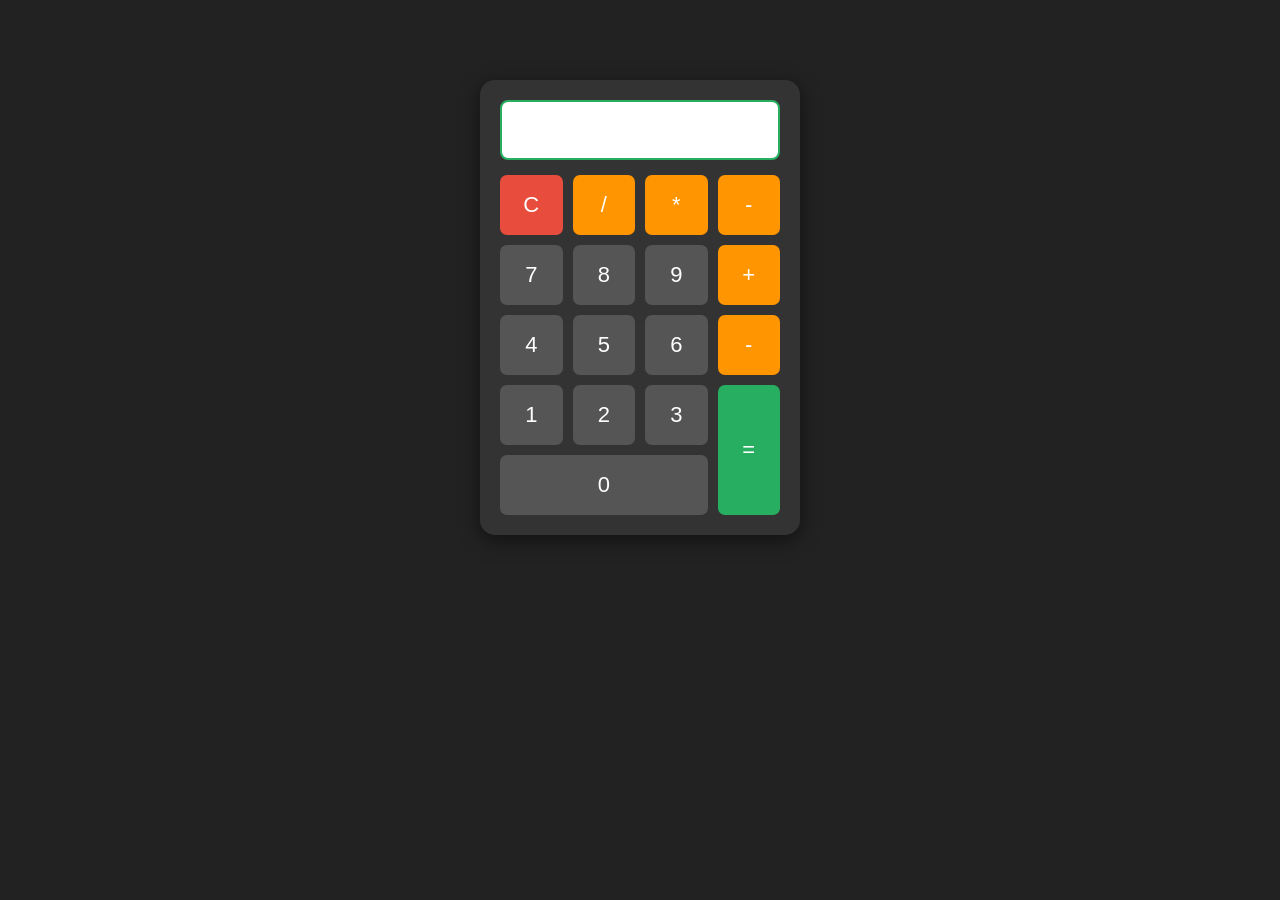
<file: calc/index.html>
<!DOCTYPE html>
<html lang="en">
<head>
    <meta charset="UTF-8">
    <meta name="viewport" content="width=device-width, initial-scale=1.0">
    <title>Calculator</title>
    <link rel="stylesheet" href="style.css">
</head>

<body>

    <div class="calculator">

        <input type="text" id="display" readonly>

       <div class="buttons">

    <button class="clear" id="clear">C</button>
    <button class="operator" data-value="/">/</button>
    <button class="operator" data-value="*">*</button>
    <button class="operator" data-value="-">-</button>

    <button data-value="7">7</button>
    <button data-value="8">8</button>
    <button data-value="9">9</button>
    <button class="operator" data-value="+">+</button>

    <button data-value="4">4</button>
    <button data-value="5">5</button>
    <button data-value="6">6</button>
    <button class="operator" data-value="-">-</button>

    <button data-value="1">1</button>
    <button data-value="2">2</button>
    <button data-value="3">3</button>
    <button id="equal" class="equal">=</button>

    <button data-value="0" class="zero">0</button>

</div>


    </div>

    <script src="script.js"></script>

</body>
</html>
</file>
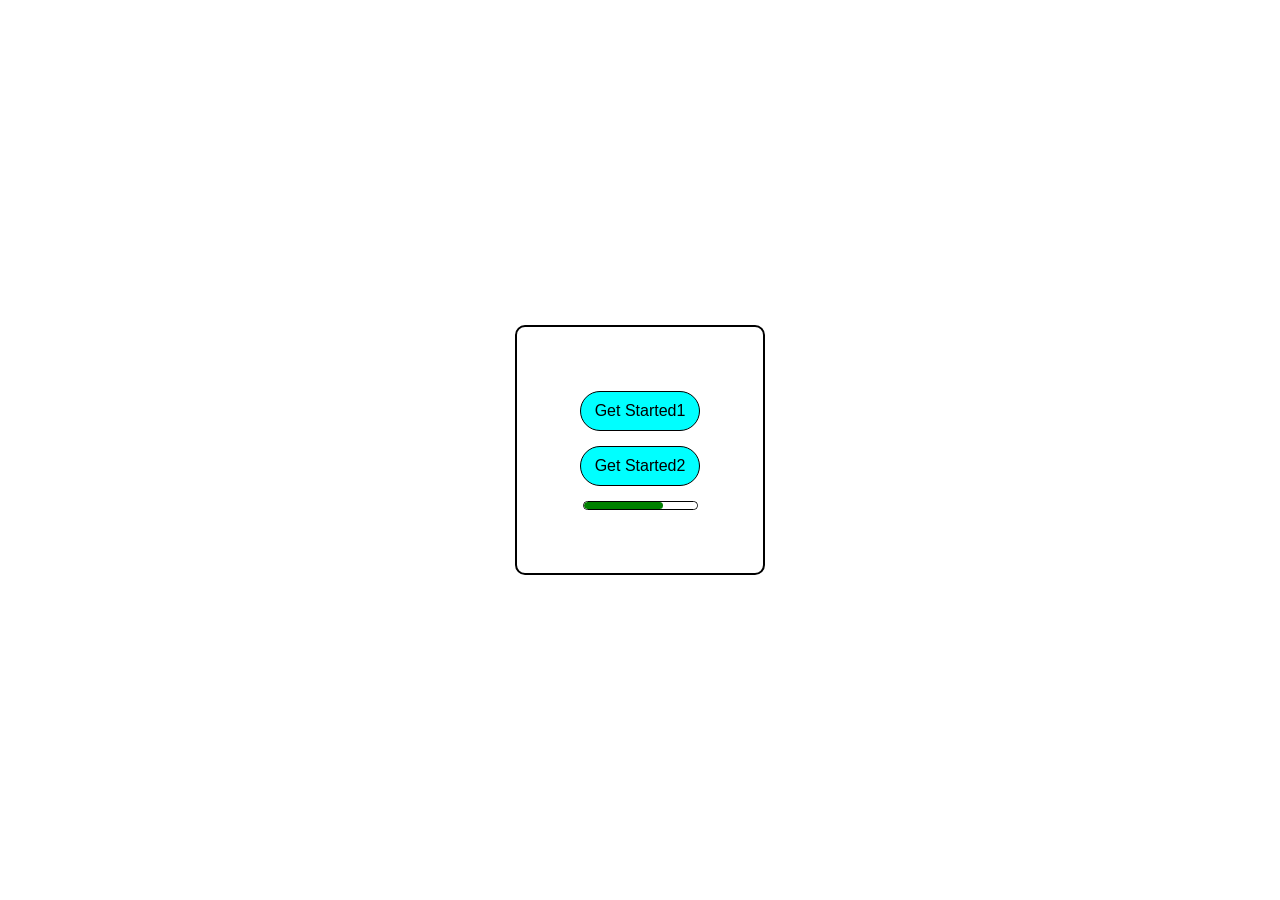
<file: card_layout/index.html>
<!DOCTYPE html>
<html lang="en">
<head>
    <meta charset="UTF-8">
    <meta name="viewport" content="width=device-width, initial-scale=1.0">
    <title>card_layout</title>
    <link rel="stylesheet" href="style.css">
</head>
<body>
    <div>
        <button class="pill">Get Started1</button>
        <button class="pill">Get Started2</button>
        <progress id="progress" value="70" max="100"></progress>


    </div>
</body>
</html>
</file>
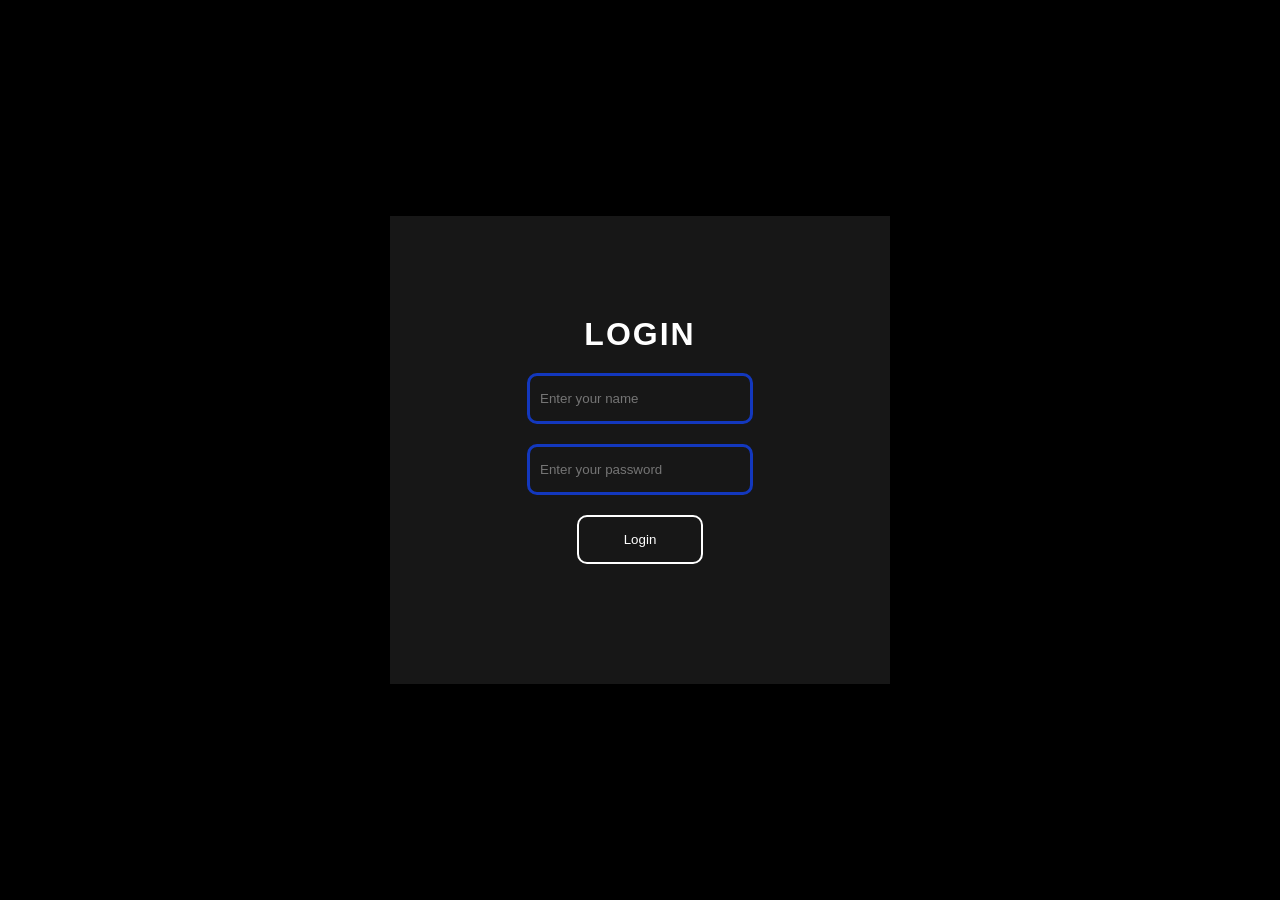
<file: Day1/index.html>
<!DOCTYPE html>
<html lang="en">
<head>
    <meta charset="UTF-8">
    <meta name="viewport" content="width=device-width, initial-scale=1.0">
    <title>Login form</title>
    <link rel="stylesheet" href="style.css">
</head>
<body>
    
    <form class="box" method="post">

        <h1>Login</h1>
        <input type="text" name="" placeholder="Enter your name">
        <input type="password" name="" placeholder="Enter your password">
        <input type="button" name="submit" id="" value="Login">
    </form>


</body>
</html>
</file>
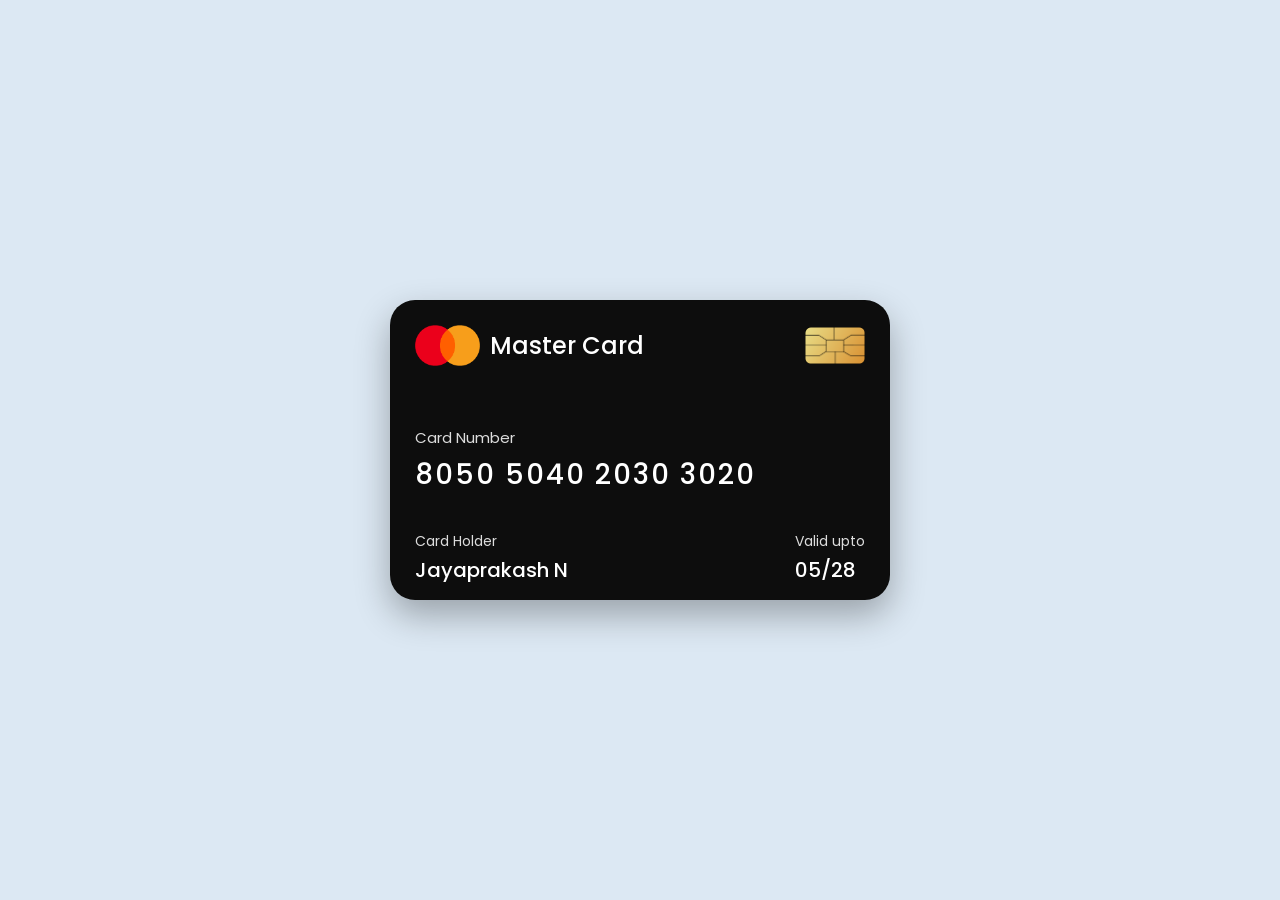
<file: Day2/index.html>
<!DOCTYPE html>
<html lang="en">

<head>
  <meta charset="UTF-8">
  <meta http-equiv="X-UA-Compatible" content="IE=edge">
  <meta name="viewport" content="width=device-width, initial-scale=1.0">
  <title>Credit Card UI</title>

  <link rel="stylesheet" href="style.css">

  <!-- Google Font -->
  <link href="https://fonts.googleapis.com/css2?family=Poppins:wght@300;400;500;600&display=swap" rel="stylesheet">
</head>

<body>

  <div class="main-container">

    <header>

      <span class="logo">
        <img src="logo.png" alt="logo">
        <h5>Master Card</h5>
      </span>

      <img src="chip.png" alt="chip" class="chip">

    </header>

    <div class="card-details">

      <div class="number">
        <h6>Card Number</h6>
        <h4>8050 5040 2030 3020</h4>
      </div>

      <div class="bottom">

        <div class="name">
          <h6>Card Holder</h6>
          <h5>Jayaprakash N</h5>
        </div>

        <div class="valid">
          <h6>Valid upto</h6>
          <h5>05/28</h5>
        </div>

      </div>

    </div>

  </div>

</body>

</html>
</file>
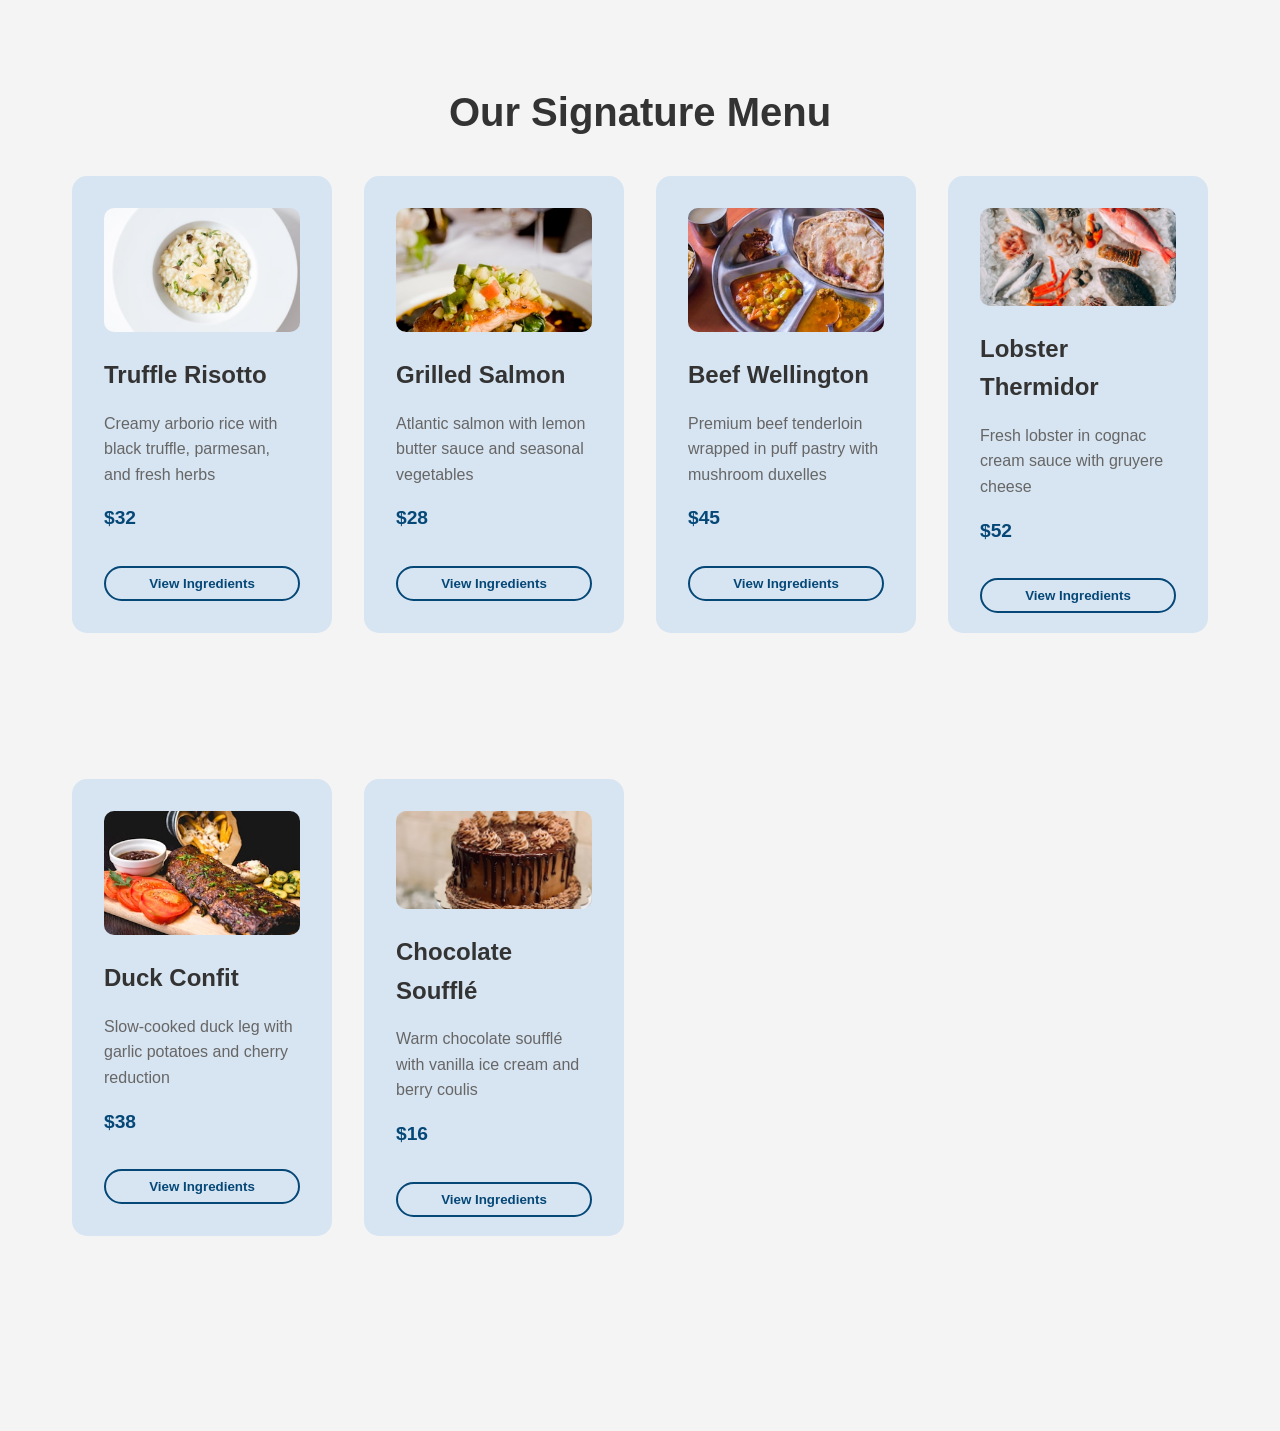
<file: Day4/index.html>
<!DOCTYPE html>
<html lang="en">

<head>
    <meta charset="UTF-8">
    <meta name="viewport" content="width=device-width, initial-scale=1.0">
    <title>Day4 menu card</title>
    <link rel="stylesheet" href="style.css">
</head>

<body>


    <!-- Menu Section -->
    <section id="menu">
        <h2>Our Signature Menu</h2>
        <div class="menu-grid">
            <div class="menu-item">
                <img src="./truffle-risotto.jpg"
                    alt="Truffle Risotto" class="menu-item-image">
                <div class="menu-item-content">
                    <h3>Truffle Risotto</h3>
                    <p>Creamy arborio rice with black truffle, parmesan, and fresh herbs</p>
                    <div class="price">$32</div>
                    <button class="ingredients-btn" onclick="showIngredients('truffle-risotto')">View
                        Ingredients</button>
                </div>
            </div>
            <div class="menu-item">
                <img src="./grilled-salmon.jpg"
                    alt="Grilled Salmon" class="menu-item-image">
                <div class="menu-item-content">
                    <h3>Grilled Salmon</h3>
                    <p>Atlantic salmon with lemon butter sauce and seasonal vegetables</p>
                    <div class="price">$28</div>
                    <button class="ingredients-btn" onclick="showIngredients('grilled-salmon')">View
                        Ingredients</button>
                </div>
            </div>
            <div class="menu-item">
                <img src="./beef-wellington.jpg"
                    alt="Beef Wellington" class="menu-item-image">
                <div class="menu-item-content">
                    <h3>Beef Wellington</h3>
                    <p>Premium beef tenderloin wrapped in puff pastry with mushroom duxelles</p>
                    <div class="price">$45</div>
                    <button class="ingredients-btn" onclick="showIngredients('beef-wellington')">View
                        Ingredients</button>
                </div>
            </div>
            <div class="menu-item">
                <img src="./lobster-thermidor.jpg"
                    alt="Lobster Thermidor" class="menu-item-image">
                <div class="menu-item-content">
                    <h3>Lobster Thermidor</h3>
                    <p>Fresh lobster in cognac cream sauce with gruyere cheese</p>
                    <div class="price">$52</div>
                    <button class="ingredients-btn" onclick="showIngredients('lobster-thermidor')">View
                        Ingredients</button>
                </div>
            </div>
            <div class="menu-item">
                <img src="./duck-confit.jpg"
                    alt="Duck Confit" class="menu-item-image">
                <div class="menu-item-content">
                    <h3>Duck Confit</h3>
                    <p>Slow-cooked duck leg with garlic potatoes and cherry reduction</p>
                    <div class="price">$38</div>
                    <button class="ingredients-btn" onclick="showIngredients('duck-confit')">View Ingredients</button>
                </div>
            </div>
            <div class="menu-item">
                <img src="./chocolate-souffle.jpg"
                    alt="Chocolate Soufflé" class="menu-item-image">
                <div class="menu-item-content">
                    <h3>Chocolate Soufflé</h3>
                    <p>Warm chocolate soufflé with vanilla ice cream and berry coulis</p>
                    <div class="price">$16</div>
                    <button class="ingredients-btn" onclick="showIngredients('chocolate-souffle')">View
                        Ingredients</button>
                </div>
            </div>
        </div>
    </section>

</body>

</html>
</file>
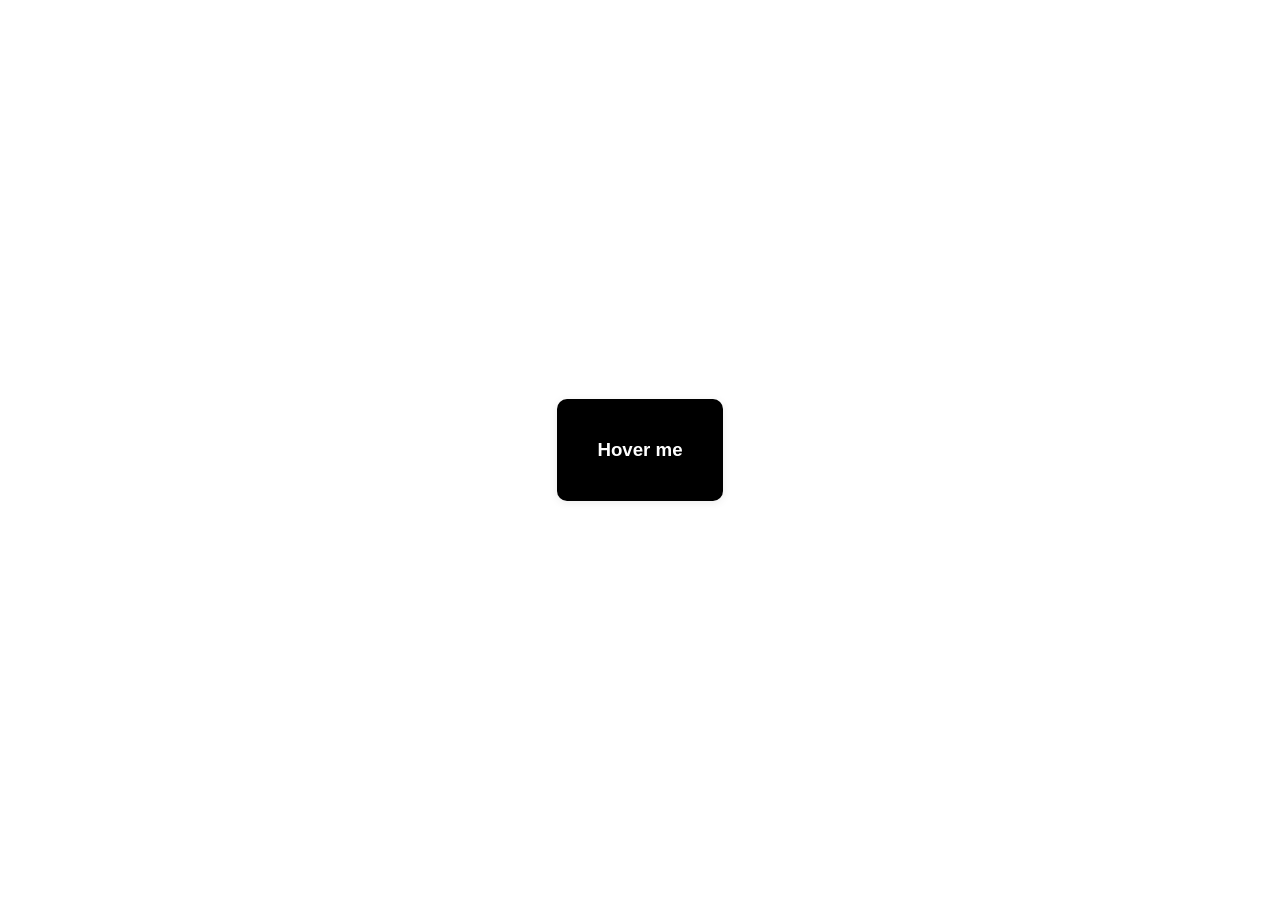
<file: Hover_design/index.html>
<!DOCTYPE html>
<html lang="en">

<head>
    <meta charset="UTF-8">
    <meta name="viewport" content="width=device-width, initial-scale=1.0">
    <title>hover</title>
</head>

<style>
* {
  margin: 0;
  padding: 0;
  box-sizing: border-box;
}

body{
  margin: 0;
  min-height: 100vh;
  display: flex;
  color: #fff;
  justify-content: center; /* horizontal center */
  align-items: center;    /* vertical center */
}

.card {
  padding: 40px;
  border-radius: 10px;
  background: #000000;
  box-shadow: 0 2px 8px rgba(0,0,0,0.08);
  transition: transform 0.2s ease, box-shadow 0.2s ease;
  font-family: sans-serif;
  max-width: 240px;
}

.card:hover {
  transform: translateY(-6px);
  box-shadow: 0 12px 24px rgba(0,0,0,0.25);
}

</style>

<body>

    <div class="card">
        <h3>Hover me</h3>
    </div>

</body>

</html>
</file>
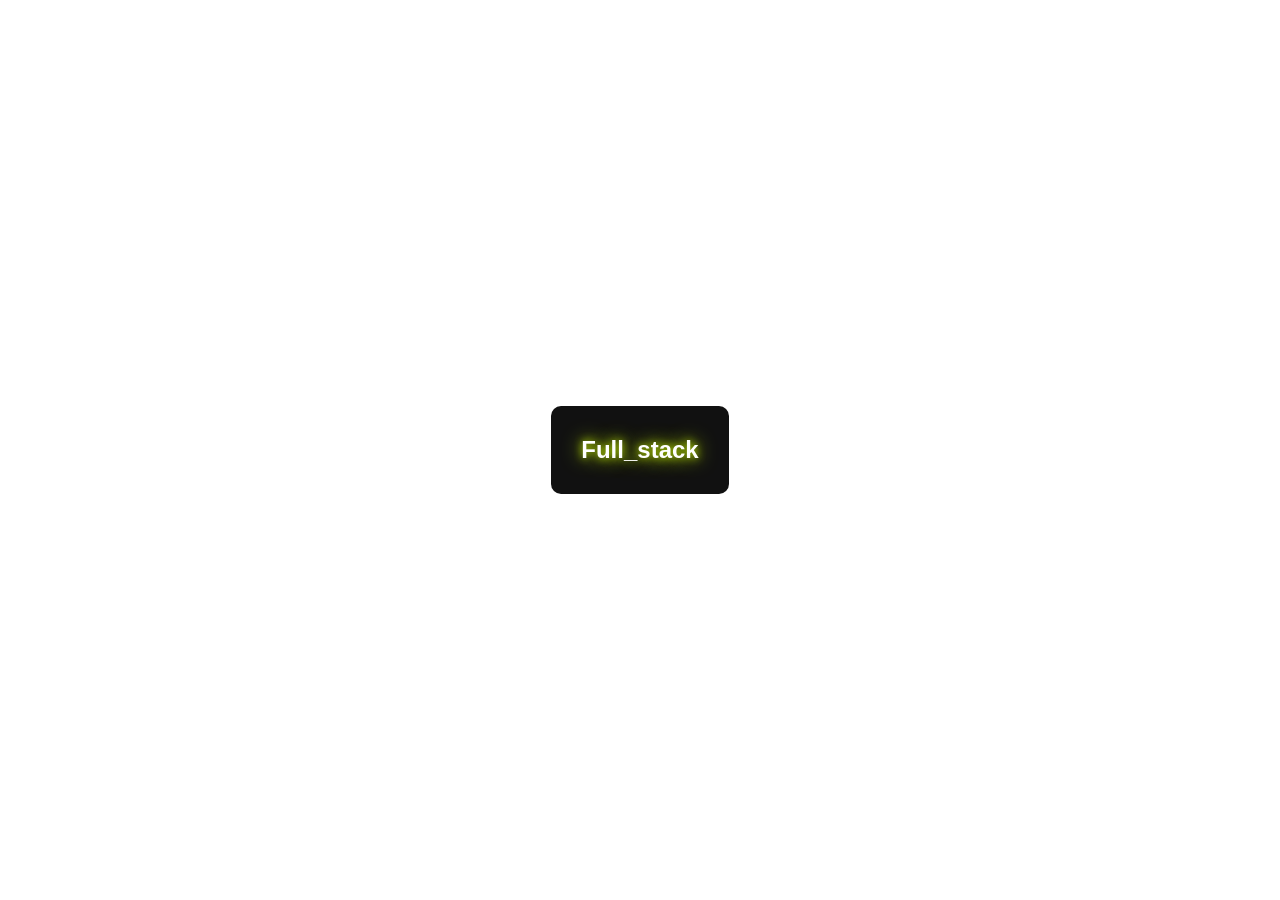
<file: Neon_light/index.html>
<!DOCTYPE html>
<html lang="en">

<head>
    <meta charset="UTF-8">
    <meta name="viewport" content="width=device-width, initial-scale=1.0">
    <title>Neon Light</title>

    <style>
        * {
            margin: 0;
            padding: 0;
            box-sizing: border-box;
        }

        body {
            margin: 0;
            min-height: 100vh;
            display: flex;
            justify-content: center; /* horizontal center */
            align-items: center;    /* vertical center */
        }


        .glow {
            color: #fff;
            background: #111;
            padding: 30px;
            border-radius: 10px;
            text-align: center;
            font-family: sans-serif;
            text-shadow: 0 0 8px #c6f105, 0 0 20px #bfe806;
        }
    </style>
</head>

<body>
    <h2 class="glow">Full_stack</h2>

</body>

</html>
</file>
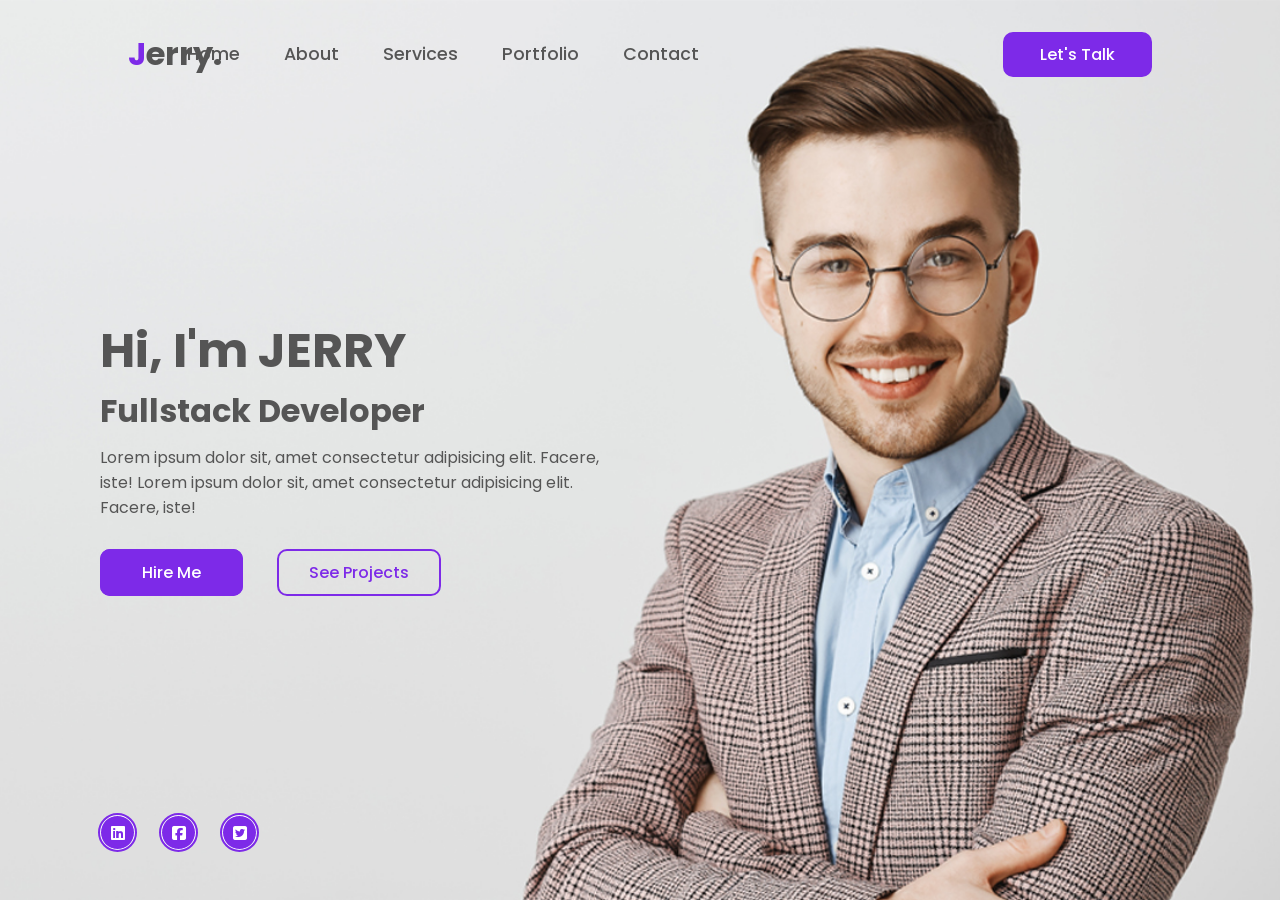
<file: Personal Portfolio Website/index.html>
<!DOCTYPE html>
<html lang="en">

<head>
    <meta charset="UTF-8">
    <meta http-equiv="X-UA-Compatible" content="IE=edge">
    <meta name="viewport" content="width=device-width, initial-scale=1.0">
    <title>Personal Portfolio </title>
    <link rel="stylesheet" href="https://cdnjs.cloudflare.com/ajax/libs/font-awesome/6.2.0/css/all.min.css">
    <link rel="stylesheet" href="style.css">
</head>

<body>
    <header>
        <h2 class="logo"><span>J</span>erry.</h2>
        <nav class="navigation">
            <a href="#home">Home</a>
            <a href="#about">About</a>
            <a href="#services">Services</a>
            <a href="#portfolio">Portfolio</a>
            <a href="#contact">Contact</a>
        </nav>
        <a href="#" class="btn-talk">Let's Talk</a>
    </header>

    <section class="home">

        <div class="content">

            <h2>Hi, I'm <span>JERRY</span></h2>
            <h4>Fullstack Developer</h4>
            <p>Lorem ipsum dolor sit, amet consectetur adipisicing elit. Facere, iste!
            Lorem ipsum dolor sit, amet consectetur adipisicing elit. Facere, iste!
            </p>
            <div class="btn-group">
                <a href="#">Hire Me</a>
                <a href="#">See Projects</a>

            </div>

            <div class="social-icons">
                <a href="#"><i class="fa-brands fa-linkedin"></i></a>
                <a href="#"><i class="fa-brands fa-square-facebook"></i></a>
                <a href="#"><i class="fa-brands fa-square-twitter"></i></a>
            </div>

        </div>

    </section>

</body>

</html>
</file>
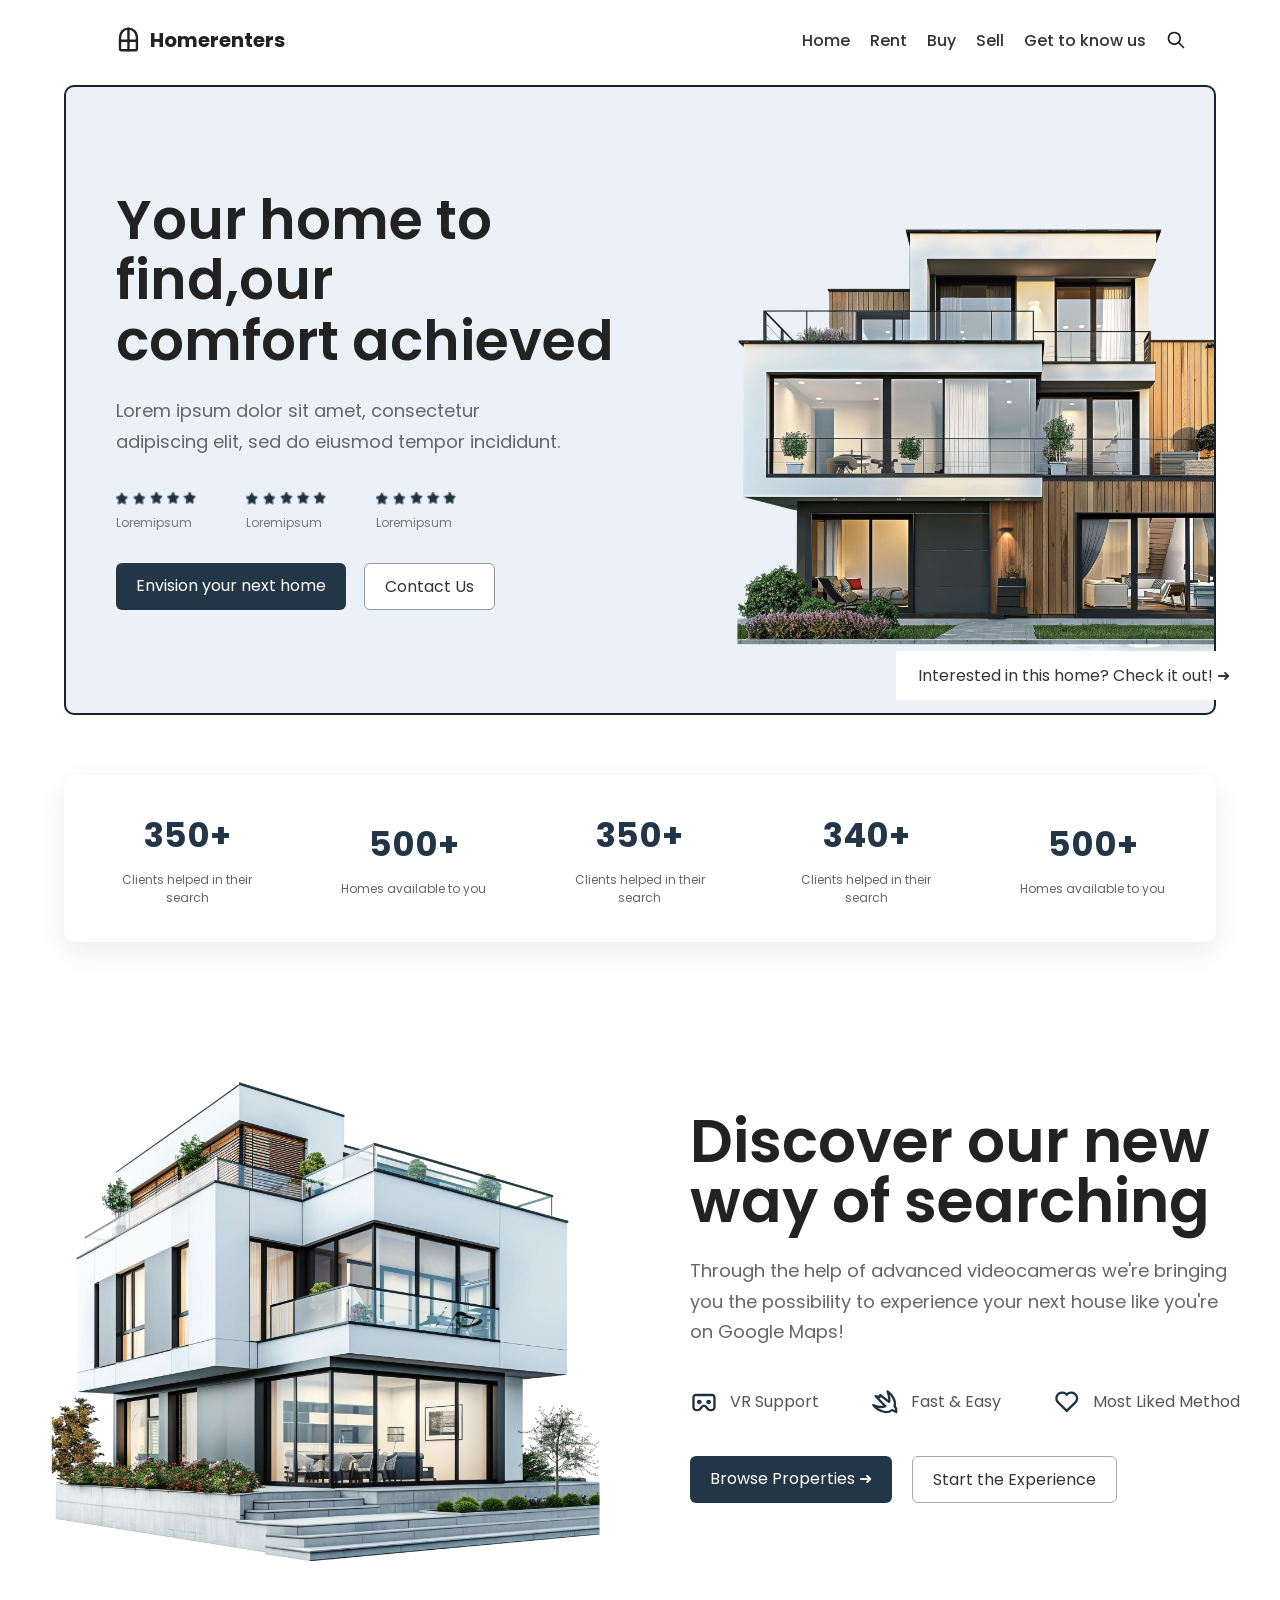
<file: Realestate/index.html>
<!DOCTYPE html>
<html lang="en">

<head>
    <meta charset="UTF-8">
    <meta name="viewport" content="width=device-width, initial-scale=1.0">
    <title>Real Estate</title>
    <link rel="stylesheet" href="style.css">
</head>

<body>

    <!-- Header -->
    <header>

        <!-- Left Side -->
        <div class="header-left">
            <a href="#" class="logo">
                <img src="home-icon.svg" alt="Site Logo">
                <span class="site_name">Homerenters</span>
            </a>
        </div>

        <!-- Right Side -->
        <div class="header-right">

            <nav>
                <ul>
                    <li><a href="#">Home</a></li>
                    <li><a href="#">Rent</a></li>
                    <li><a href="#">Buy</a></li>
                    <li><a href="#">Sell</a></li>
                    <li><a href="#">Get to know us</a></li>
                </ul>
            </nav>

            <div class="search">
                <img src="search-icon.svg" alt="Search">
            </div>

        </div>

    </header>
    <!-- End Header -->

    <main>

        <section class="hero-section">

            <div class="left-hero">

                <h1>
                    Your home to find,our<br>
                    comfort achieved
                </h1>

                <p>
                    Lorem ipsum dolor sit amet, consectetur adipiscing elit, sed do eiusmod tempor incididunt.
                </p>

                <table class="ratings-table">
                    <tr>
                        <td>
                            <img src="ratings.png" alt="Stars">
                            <p>Loremipsum</p>
                        </td>

                        <td>
                            <img src="ratings.png" alt="Stars">
                            <p>Loremipsum</p>
                        </td>

                        <td>
                            <img src="ratings.png" alt="Stars">
                            <p>Loremipsum</p>
                        </td>
                    </tr>
                </table>

                <div class="button_hero_section">
                    <a href="#" class="btn-dark">Envision your next home</a>
                    <a href="#" class="btn-light">Contact Us</a>
                </div>

            </div>

            <div class="right-hero">
                <img src="img-hero.png" alt="Hero Banner">
            </div>

            <div class="quotes">
                <p>Interested in this home? Check it out! &#10140;</p>
            </div>

        </section>

    </main>

    <!-- Footer -->
    <footer>

        <ul>
            <li class="ratings_bottom">
                <strong>350+</strong>
                <p>Clients helped in their search</p>
            </li>

            <li class="ratings_bottom">
                <strong>500+</strong>
                <p>Homes available to you</p>
            </li>

            <li class="ratings_bottom">
                <strong>350+</strong>
                <p>Clients helped in their search</p>
            </li>

            <li class="ratings_bottom">
                <strong>340+</strong>
                <p>Clients helped in their search</p>
            </li>

            <li class="ratings_bottom">
                <strong>500+</strong>
                <p>Homes available to you</p>
            </li>
        </ul>

    </footer>


    <!-- page 2  -->
    <section class="img2_hero_left">

        <!-- Left Image -->
        <div class="hero-img-left">
            <img src="img1.png" alt="Hero Banner">
        </div>

        <!-- Right Content -->
        <div class="content_right_hero">

            <h1>
                Discover our new <br>
                way of searching
            </h1>

            <p>
                Through the help of advanced videocameras we're bringing you
                the possibility to experience your next house like you're
                on Google Maps!
            </p>

            <div class="features-main">
                <div class="feature">
                    <img src="vr-icon.svg" alt="VR Support">
                    <span>VR Support</span>
                </div>

                <div class="feature">
                    <img src="bird-icon.svg" alt="Fast & Easy">
                    <span>Fast &amp; Easy</span>
                </div>

                <div class="feature">
                    <img src="heart-icon.svg" alt="Most Liked Method">
                    <span>Most Liked Method</span>
                </div>
            </div>
            <div class="btn2">
                <a href="#" class="btn-dark-browse">Browse Properties &#10140;</a>
                <a href="#" class="btn-light-start">Start the Experience</a>
            </div>

        </div>

    </section>


</body>

</html>
</file>
<file: calc/style.css>
* {
    margin: 0;
    padding: 0;
    box-sizing: border-box;
}

body {
    background-color: #222;
    font-family: Arial, sans-serif;
}

.calculator {
    width: 320px;
    margin: 80px auto;
    padding: 20px;
    background-color: #333;
    border-radius: 15px;
    box-shadow: 0 5px 20px rgba(0, 0, 0, 0.5);
}

#display {
    width: 100%;
    height: 60px;
    margin-bottom: 15px;
    padding: 10px;
    border: 2px solid #27ae60;
    border-radius: 8px;
    background-color: #fff;
    color: #222;
    font-size: 28px;
    text-align: right;
    outline: none;
}

.buttons {
    display: grid;
    grid-template-columns: repeat(4, 1fr);
    gap: 10px;
}

button {
    height: 60px;
    border: none;
    border-radius: 7px;
    background-color: #555;
    color: white;
    font-size: 22px;
    cursor: pointer;
}

button:hover {
    background-color: #666;
}

button:active {
    background-color: #777;
}

.operator {
    background-color: #ff9500;
}

.operator:hover {
    background-color: #ffaa33;
}

.clear {
    background-color: #e74c3c;
}

.clear:hover {
    background-color: #ff5c4d;
}

.equal {
    background-color: #27ae60;
    grid-row: span 2;
    height: 130px;

}

.equal:hover {
    background-color: #2ecc71;
}

.zero {
    grid-column: span 3;
}
</file>
<file: card_layout/style.css>
* {
  margin: 0;
  padding: 0;
  box-sizing: border-box;
}

body {
  margin: 0;
  min-height: 100vh;
  display: flex;
  justify-content: center; /* horizontal center */
  align-items: center;     /* vertical center */
}

div {
  position: relative;
  height: 250px;
  width: 250px;
  border: 2px solid black;
  border-radius: 10px;
  margin: 40px;
  display: flex;
  flex-direction: column;
  align-items: center;
  justify-content: center;
  gap: 15px;
}

.pill {
  background-color: aqua;
  border: 1px solid black;
  border-radius: 20px;
  width: 120px;
  height: 40px;
  font-size: medium;
  cursor: pointer;
}

#progress {
  width: 115px;
  height: 9px;
  border: 1px solid black;
  border-radius: 999px;
  overflow: hidden;
}

#progress::-webkit-progress-bar {
  background: white;
  border-radius: 999px;
}

#progress::-webkit-progress-value {
  background: green;
  border-radius: 999px;
}
</file>
<file: Day1/style.css>
*{
    padding: 0px;
    margin: 0px;
}

body{
    font-family: sans-serif;
    background-color: black;
}

.box{
    position:absolute;
    width: 300px;
    padding: 100px;
    top: 50%;
    left: 50%;
    transform: translate(-50%, -50%);
    background-color: #171717;
    text-align: center;
}

.box input[type="text"],
.box input[type="password"] {
    border: 3px solid #1338be;
    background: none;
    display: block;
    margin: 20px auto;
    text-align: cen;
    padding: 15px 10px;
    width: 200px;
    outline: none;  
    color: white;
    border-radius: 10px;
}

.box h1{
    color: white;
    font-weight: 600px;
    letter-spacing: 2px;
    text-transform: uppercase;
}

.box input[type="button"]{

    border: 0;
    background: none;
    display: block;
    margin: 20px auto;
    border: 2px solid white;
    padding: 15px 45px;
    outline: none;
    color: white;
     border-radius: 10px;
}
</file>
<file: Day2/style.css>
/* Google Font */
@import url('https://fonts.googleapis.com/css2?family=Poppins:wght@300;400;500;600&display=swap');

* {
  margin: 0;
  padding: 0;
  box-sizing: border-box;
  font-family: 'Poppins', sans-serif;
}

body {
  display: flex;
  justify-content: center;
  align-items: center;
  min-height: 100vh;
  background: #dce8f3;
}

.main-container {
  position: relative;
  background-image: url(./bg.png);
  background-size: cover;
  width: 500px;
  height: 300px;
  background: #0d0d0d;
  border-radius: 25px;
  padding: 25px ;
  overflow: hidden;
  color: #fff;
  box-shadow: 0 15px 35px rgba(0, 0, 0, .3);
}



/* Header */
header {
  position: relative;
  z-index: 2;
  display: flex;
  justify-content: space-between;
  align-items: center;
}

.logo {
  position: relative;
  display: flex;
  align-items: center;
  gap: 10px;
}

.logo img {
  width: 65px;
}

.logo h5 {
  font-size: 24px;
  font-weight: 500;
}

/* Chip */
.chip {
  width: 60px;
}

/* Card Details */
.card-details {
  position: relative;
  z-index: 2;
  margin-top: 60px;
}

.card-details h6 {
  color: #ddd;
  font-size: 15px;
  font-weight: 400;
}

.card-details h4 {
  margin-top: 5px;
  font-size: 28px;
  font-weight: 500;
  letter-spacing: 2px;
}

/* Bottom Section */
.bottom {
  display: flex;
  justify-content: space-between;
  align-items: flex-end;
  margin-top: 35px;
}

.name h5,
.valid h5 {
  font-size: 20px;
  font-weight: 500;
  margin-top: 3px;
}

.name h6,
.valid h6 {
  color: #ddd;
  font-size: 14px;
  font-weight: 400;
  margin-bottom: 3px;
}
</file>
<file: Day4/style.css>
*{
    margin: 0;
    padding: 0;
    box-sizing: border-box;
}

body {
    font-family:  poppins, sans-serif;
    line-height: 1.6;
    background-color: #f4f4f4;
    color: #333;
}

section {
	padding: 5rem 2rem;
	max-width: 1200px;
	margin: 0 auto;
}

h2{
    font-size: 2.5rem;
    margin-bottom: 2rem;
    text-align: center;
    position: relative;
    color: #333;
}

.menu-grid {
    display: grid;
    grid-template-columns: repeat(auto-fit, minmax(250px, 1fr));
    gap: 2rem;
}
.menu-item {
	background: #d7e4f1;
	padding: 2rem;
	border-radius: 15px;
	transition: all 0.3s ease;
	cursor: pointer;
	position: relative;
	overflow: hidden;
	display: flex;
	flex-direction: column;
	height: 80%;
}

.menu-item-image {
	width: 100%;
	height: 200px;
	border-radius: 10px;
	margin-bottom: 1.5rem;
	object-fit: cover;
	transition: transform 0.3s ease;
}
.menu-item-image:hover {
	transform: scale(1.05);
}

.menu-item-content {
	flex: 1;
	display: flex;
	flex-direction: column;
}


.menu-item h3 {
	color: #333;
	margin-bottom: 1rem;
	font-size: 1.5rem;
}

.menu-item p {
	color: #666;
	margin-bottom: 1rem;
}

.price {
	font-size: 1.2rem;
	font-weight: bold;
	color: #054877;
	margin-top: auto;
	margin-bottom: 1rem;
}

.ingredients-btn {
	background: none;
	border: 2px solid #054877;
	color: #054877;
	padding: 0.5rem 1rem;
	border-radius: 25px;
	cursor: pointer;
	transition: all 0.3s ease;
	margin-top: 1rem;
    font-weight: bold;
}

.ingredients-btn:hover {
	background: #054877;
	color: white;
}
</file>
<file: Personal Portfolio Website/style.css>
@import url('https://fonts.googleapis.com/css2?family=Poppins:wght@300;400;500;600;700;800;900&display=swap');

* {
  margin: 0;
  padding: 0;
  box-sizing: border-box;
  font-family: 'Poppins', sans-serif;
}

header {
  position: fixed;
  top: 0;
  left: 0;
  width: 100%;
  padding: 30px 10%;
  display: flex;
  justify-content: space-between;
  align-items: center;
  z-index: 100;
}

.logo {
  font-size: 2em;
  color: #555;
  cursor: default;
}

.logo span {
  color: #7d2ae8;
}

.navigation{
  margin-left: -300px;
}


.navigation a {

  font-size: 1.1em;
  color: #555;
  text-decoration: none;
  margin-right: 40px;
  font-weight: 500;
  transition: .3s;
}

.navigation a:hover {
  color: #7d2ae8;
}

.btn-talk {
  color: white;
  text-decoration: none;
  padding: 8px 35px;
  background: #7d2ae8;
  border-radius: 10px;
  border: 2px solid #7d2ae8;
  font-weight: 500;
  transition: .3s;
}

.btn-talk:hover {

  color: #7d2ae8;
  background: transparent;
}

.home {
  position: relative;
  width: 100%;
  height: 100vh;
  background: url('./background.jpg');
  background-size: cover;
  background-position: center;
  display: flex;
  align-items: center;
  padding: 30px 100px;
}

.content {
  max-width: 500px;
  color: #555;
}

.content h2 {
  font-size: 3em;
}

.content h2 spam {
  color: #7d2ae8;
}

.content h4 {
  font-size: 2em;
}

.content p {
  padding: 10px 0 40px 0;
}

.btn-group a {
  color: white;
  text-decoration: none;
  padding: 10px 40px;
  background: #7d2ae8;
  border-radius: 10px;
  border: 2px solid #7d2ae8;
  font-weight: 500;
  transition: .3s;

}

.btn-group a:hover:nth-child(1) {
  color: #7d2ae8;
  background: transparent;

}

.btn-group a:nth-child(2) {
  color: #7d2ae8;
  background: transparent;
  margin-left: 30px;
  padding: 10px 30px;
}

.btn-group a:hover:nth-child(2) {
  color: white;
  background: #7d2ae8;


}


.social-icons{
  position: absolute;
  bottom: 50px;
}


.social-icons a{
  display: inline-block;
  width: 35px;
  height: 35px;
  background: #7d2ae8;
  border-radius: 50%;
  margin-right: 22px;
  text-align: center;
  line-height: 35px;
  border: 1px solid white;
  outline: 2px solid #7d2ae8;
  transition: .3s;
}

.social-icons a:hover{
  transform: translateY(-5px);
}

.social-icons a i{
  color: white;
}
</file>
<file: Realestate/style.css>
/* Google Font */
@import url('https://fonts.googleapis.com/css2?family=Poppins:wght@300;400;500;600;700;800&display=swap');

* {
    margin: 0;
    padding: 0;
    box-sizing: border-box;
}

body {
    font-family: 'Poppins', sans-serif;
    background: white;
    color: #222;
}

/* ================= HEADER ================= */

header {
    width: 90%;
    margin: 25px auto;
    display: flex;
    justify-content: space-between;
    align-items: center;
}

.header-left {
    margin-left: 50px;
}

.logo {
    display: flex;
    align-items: center;
    gap: 6px;
    text-decoration: none;
    color: inherit;
    cursor: pointer;
}

.logo img {
    width: 30px;
}

.site_name {
    font-size: 20px;
    font-weight: 700;
}

.header-right {
    display: flex;
    align-items: center;
    gap: 20px;
}

nav ul {
    display: flex;
    list-style: none;
    gap: 20px;
}

nav ul li a {
    text-decoration: none;
    color: #333;
    font-weight: 500;
}

.search img {
    width: 20px;
    display: block;
    margin-right: 30px;
}

/* ================= HERO ================= */
.hero-section {
    width: 90%;
    height: 70vh;
    margin: 30px auto;
    display: flex;
    justify-content: space-between;
    align-items: center;
    background-color: #ECF1F8;
    border-radius: 10px;
    border: 2px solid #16222e;
    overflow: hidden;
}

.left-hero {
    width: 50%;
    margin-left: 50px;
}

.left-hero h1 {
    font-size: 55px;
    line-height: 1.1;
    font-weight: 600;
    margin-bottom: 25px;
}

.left-hero p {
    color: #666;
    font-size: 18px;
    width: 85%;
    line-height: 1.7;
    margin-bottom: 35px;
}

/* Ratings */
.ratings-table {
    border-collapse: collapse;
    margin: 30px 0;
    border-spacing: 30px 20px;

}

.ratings-table td {
    padding-right: 50px;
    vertical-align: top;
}

.ratings-table img {
    display: block;
    width: 80px;
    margin-bottom: 8px;

}

.ratings-table p {
    margin: 0;
    font-size: 12px;
    color: #777;

}

/* Buttons */

.button_hero_section {
    display: flex;
    gap: 18px;

}

.btn-dark {
    text-decoration: none;
    background: #233647;
    color: white;
    padding: 10px 20px;
    border-radius: 6px;
    font-weight: 400;

}

.btn-dark:hover {
    background: #16222e;
}

.btn-light {
    text-decoration: none;
    border: 1px solid #999;
    color: #333;
    padding: 10px 20px;
    border-radius: 6px;
    background: white;

}

.btn-light:hover {
    background: #233647;
    color: white;
}

/* Right Image */

.right-hero {
    width: 52%;
    position: relative;
    overflow: hidden;
}

.right-hero img {
    width: 100%;
    display: flex;
    margin: 85px 0 0 70px;

}


.quotes {
    position: absolute;
    bottom: 200px;
    left: 70%;
    background: white;
    color: #333;
    padding: 12px 22px;
    font-size: 16px;
    border-radius: 0;

}

.quotes p {
    margin: 0;
}

/* ================= FOOTER ================= */

footer {
    width: 90%;
    margin: 60px auto;
    background: white;
    border-radius: 12px;
    box-shadow: 0 10px 30px rgba(0, 0, 0, .08);
    padding: 35px 10px;
}

footer ul {
    display: flex;
    justify-content: space-around;
    align-items: center;
    list-style: none;
}

.ratings_bottom {
    text-align: center;
}

.ratings_bottom strong {
    font-size: 34px;
    color: #233647;
    display: block;
    margin-bottom: 10px;
}

.ratings_bottom p {
    color: #666;
    font-size: 12px;
    width: 150px;
    margin: auto;
}

/* ================= page 2 ================= */

.img2_hero_left {
    width: 100%;
    max-width: 1400px;
    margin: 80px auto;
    padding: 0 40px;
    display: flex;
    align-items: center;
    justify-content: space-between;
    gap: 80px;
}

/* Left Image */
.hero-img-left {
    flex: 1;
    display: flex;
    justify-content: center;
    align-items: center;
}

.hero-img-left img {
    width: 100%;
    max-width: 600px;
    height: auto;
    display: block;
}

/* Right Content */
.content_right_hero {
    flex: 1;
    max-width: 550px;
}

.content_right_hero h1 {
    font-size: 60px;
    line-height: 1.0;
    font-weight: 600;
    color: #222;
    margin-bottom: 25px;
}

.content_right_hero p {
    font-size: 18px;
    color: #666;
    line-height: 1.7;
    margin-bottom: 40px;
}

/* Features */
.features-main {
    display: flex;
    justify-content: space-between;
    align-items: center;
    width: 100%;
    margin-bottom: 40px;
}

.feature {
    display: flex;
    align-items: center;
    gap: 12px;
    color: #555;
    font-size: 16px;
}

.feature img {
    width: 28px;
    height: 28px;
}

/* Buttons */
.btn2 {
    display: flex;
    gap: 20px;
}

.btn-dark-browse,
.btn-light-start {
    padding: 10px 20px;
    text-decoration: none;
    font-size: 16px;
    border-radius: 6px;
    transition: .3s;
}

.btn-dark-browse {
    background: #233647;
    color: #fff;
}

.btn-dark-browse:hover {
    background: #172634;
}

.btn-light-start {
    border: 1px solid #aaa;
    color: #333;
    background: #fff;
}

.btn-light-start:hover {
    background: #233647;
    color: #fff;

}
</file>
